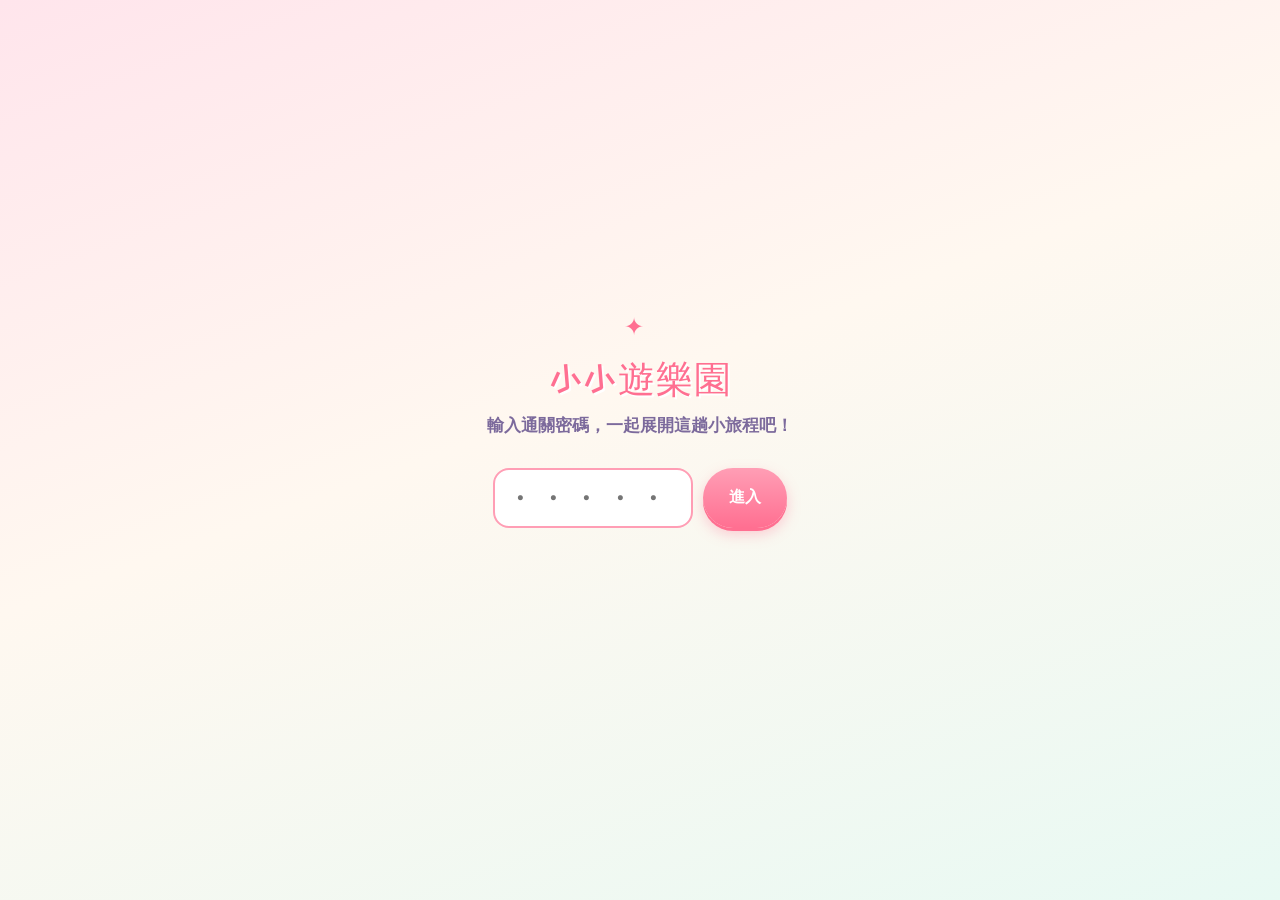
<file: index.html>
<!DOCTYPE html>
<html lang="zh-Hant">
<head>
  <meta charset="UTF-8" />
  <meta name="viewport" content="width=device-width, initial-scale=1.0, maximum-scale=1.0, user-scalable=no" />
  <title>小小遊樂園</title>
  <link rel="preconnect" href="https://fonts.googleapis.com" />
  <link rel="preconnect" href="https://fonts.gstatic.com" crossorigin />
  <link
    href="https://fonts.googleapis.com/css2?family=ZCOOL+KuaiLe&family=Baloo+2:wght@400;600;700&display=swap"
    rel="stylesheet"
  />
  <link rel="stylesheet" href="css/style.css" />
</head>
<body>
  <div id="app">
    <section id="screen-gate" class="screen active">
      <div class="ornament">&#10022;</div>
      <h1>小小遊樂園</h1>
      <p class="subtitle">輸入通關密碼，一起展開這趟小旅程吧！</p>
      <form id="code-form">
        <input
          id="code-input"
          type="text"
          inputmode="numeric"
          pattern="[0-9]*"
          maxlength="5"
          autocomplete="off"
          placeholder="• • • • •"
        />
        <button type="submit">進入</button>
      </form>
      <p id="code-error" class="error"></p>
    </section>

    <section id="screen-intro" class="screen">
      <div class="ornament">&#10022;</div>
      <h2 id="intro-title"></h2>
      <p id="intro-desc"></p>
      <button id="intro-start">開始</button>
    </section>

    <section id="screen-game" class="screen">
      <div id="hud">
        <span id="hud-title"></span>
        <span id="hud-score"></span>
      </div>
      <div class="canvas-wrap">
        <canvas id="game-canvas" width="480" height="640"></canvas>
        <div id="game-overlay" class="overlay hidden">
          <h2 id="overlay-title"></h2>
          <button id="overlay-retry">再試一次</button>
        </div>
      </div>
      <div id="touch-controls" class="touch-controls hidden">
        <button id="btn-left" class="ctrl-btn ctrl-btn-left" aria-label="往左走"></button>
        <button id="btn-jump" class="ctrl-btn ctrl-btn-jump" aria-label="跳躍">&#9650;</button>
        <button id="btn-strike" class="ctrl-btn ctrl-btn-strike" aria-label="攻擊">&#9876;</button>
        <button id="btn-right" class="ctrl-btn ctrl-btn-right" aria-label="往右走"></button>
      </div>
      <p id="game-instructions"></p>
    </section>

    <section id="screen-message" class="screen">
      <div class="ornament">&#10022;</div>
      <h2 id="message-heading"></h2>
      <p id="message-text"></p>
      <img id="message-photo" class="reveal-photo hidden" alt="" />
      <div id="message-photo-placeholder" class="reveal-photo-placeholder hidden">照片放這裡</div>
      <p id="message-note" class="reveal-note"></p>
      <p id="message-hint" class="hint"></p>
      <button id="message-continue">回去輸入密碼</button>
    </section>
  </div>

  <script src="js/config.js"></script>
  <script src="js/pixelart.js"></script>
  <script src="js/game-flappy.js"></script>
  <script src="js/game-straw.js"></script>
  <script src="js/game-mario.js"></script>
  <script src="js/game-balloon.js"></script>
  <script src="js/main.js"></script>
</body>
</html>
</file>
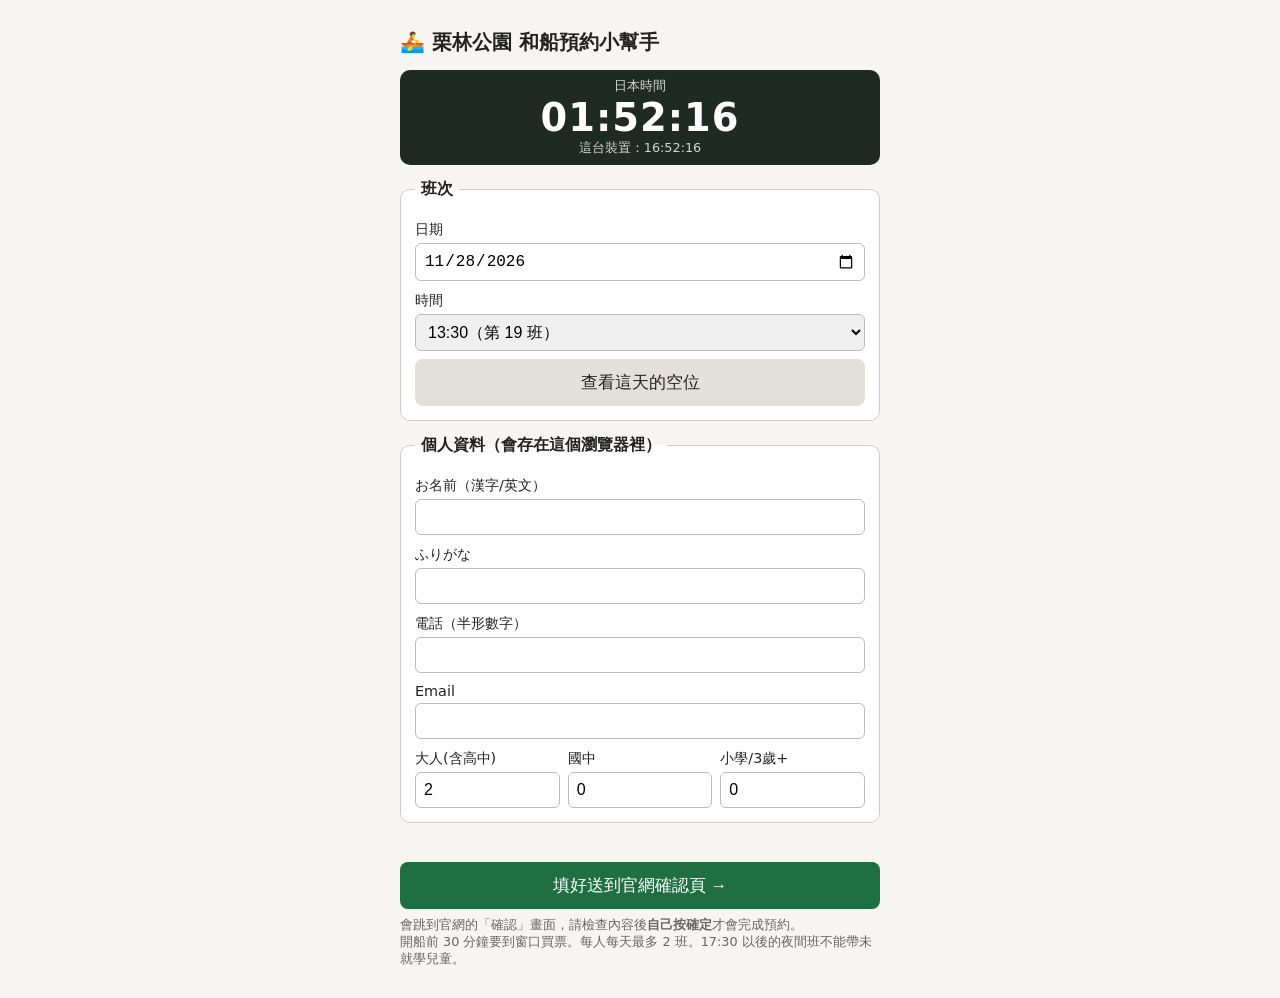
<file: wasen-booking.html>
<!DOCTYPE html>
<html lang="zh-Hant">
<head>
<meta charset="utf-8">
<meta name="viewport" content="width=device-width, initial-scale=1">
<title>栗林公園 和船預約小幫手</title>
<style>
  body { font-family: system-ui, sans-serif; max-width: 480px; margin: 0 auto; padding: 16px; background: #f6f5f1; color: #222; }
  h1 { font-size: 1.25rem; }
  fieldset { border: 1px solid #ccc; border-radius: 10px; margin: 0 0 14px; padding: 10px 14px 14px; background: #fff; }
  legend { font-weight: 600; padding: 0 6px; }
  label { display: block; margin-top: 10px; font-size: .9rem; }
  input, select { width: 100%; box-sizing: border-box; font-size: 1rem; padding: 8px; margin-top: 4px; border: 1px solid #bbb; border-radius: 6px; }
  .row { display: flex; gap: 8px; }
  .row > label { flex: 1; }
  button { width: 100%; font-size: 1.05rem; padding: 12px; border: 0; border-radius: 8px; margin-top: 8px; cursor: pointer; }
  .primary { background: #1f6f43; color: #fff; }
  .secondary { background: #e2e0d8; color: #222; }
  .note { font-size: .8rem; color: #666; margin-top: 8px; }
  #clock { position: sticky; top: 0; z-index: 1; text-align: center; background: #1f2a24; color: #fff; border-radius: 10px; padding: 8px; margin-bottom: 14px; }
  #jst { font-size: 2.4rem; font-weight: 700; font-variant-numeric: tabular-nums; letter-spacing: 1px; }
  .clock-label, .clock-sub { font-size: .8rem; opacity: .8; }
  #local { font-variant-numeric: tabular-nums; }
  #msg { color: #b00020; font-size: .9rem; min-height: 1.2em; }
</style>
</head>
<body>
<h1>🚣 栗林公園 和船預約小幫手</h1>

<div id="clock">
  <div class="clock-label">日本時間</div>
  <div id="jst">--:--:--</div>
  <div class="clock-sub">這台裝置：<span id="local">--:--:--</span></div>
</div>

<fieldset>
  <legend>班次</legend>
  <label>日期 <input type="date" id="date"></label>
  <label>時間 <select id="slot"></select></label>
  <button type="button" class="secondary" id="check">查看這天的空位</button>
</fieldset>

<fieldset>
  <legend>個人資料（會存在這個瀏覽器裡）</legend>
  <label>お名前（漢字/英文） <input id="name" autocomplete="name"></label>
  <label>ふりがな <input id="name_kana"></label>
  <label>電話（半形數字） <input id="tel" inputmode="tel" autocomplete="tel"></label>
  <label>Email <input id="email" type="email" autocomplete="email"></label>
  <div class="row">
    <label>大人(含高中) <input id="adult" type="number" min="0" value="2"></label>
    <label>國中 <input id="junior" type="number" min="0" value="0"></label>
    <label>小學/3歲+ <input id="child" type="number" min="0" value="0"></label>
  </div>
</fieldset>

<div id="msg"></div>
<button type="button" class="primary" id="go">填好送到官網確認頁 →</button>
<p class="note">
  會跳到官網的「確認」畫面，請檢查內容後<strong>自己按確定</strong>才會完成預約。<br>
  開船前 30 分鐘要到窗口買票。每人每天最多 2 班。17:30 以後的夜間班不能帶未就學兒童。
</p>

<!-- Real form posted to the official site. Shift_JIS because the site uses it. -->
<form id="real" method="post" action="https://www.cast.ne.jp/ritsurin/yoyaku.php" accept-charset="Shift_JIS" style="display:none">
  <input name="send" value="on">
  <input name="ydate"><input name="ybrd">
  <input name="name"><input name="name_kana"><input name="tel">
  <input name="email"><input name="email2">
  <input name="adult"><input name="junior"><input name="child">
  <input name="place_check" value="1">
</form>

<script>
const BASE = "https://www.cast.ne.jp/ritsurin/";
const FIELDS = ["name", "name_kana", "tel", "email", "adult", "junior", "child"];
const $ = id => document.getElementById(id);

// Boat numbers: day boats 1-31 run 09:00-16:30, night boats 41-51 run 17:30-20:00, every 15 min.
function addSlots(firstNo, startMin, count, sel) {
  for (let i = 0; i < count; i++) {
    const m = startMin + i * 15;
    const t = String(Math.floor(m / 60)).padStart(2, "0") + ":" + String(m % 60).padStart(2, "0");
    sel.add(new Option(`${t}（第 ${firstNo + i} 班）`, firstNo + i));
  }
}
addSlots(1, 9 * 60, 31, $("slot"));
addSlots(41, 17 * 60 + 30, 11, $("slot"));

// Restore saved data.
const saved = JSON.parse(localStorage.getItem("wasen") || "{}");
FIELDS.concat(["date", "slot"]).forEach(k => { if (saved[k] != null) $(k).value = saved[k]; });
if (!$("date").value) $("date").value = "2026-11-28";
if (!saved.slot) $("slot").value = "19";

function save() {
  const d = {};
  FIELDS.concat(["date", "slot"]).forEach(k => d[k] = $(k).value.trim());
  localStorage.setItem("wasen", JSON.stringify(d));
  return d;
}
document.querySelectorAll("input,select").forEach(el => el.addEventListener("change", save));

// Clock: Japan time (the booking site's clock) plus this device's local time.
const fmt = tz => new Intl.DateTimeFormat("en-GB", { hour: "2-digit", minute: "2-digit", second: "2-digit", hour12: false, timeZone: tz });
const jstFmt = fmt("Asia/Tokyo"), localFmt = fmt(undefined);
function tick() {
  const now = new Date();
  $("jst").textContent = jstFmt.format(now);
  $("local").textContent = localFmt.format(now);
  setTimeout(tick, 1000 - now.getMilliseconds());
}
tick();

const siteDate =() => $("date").value.replaceAll("-", "/");

$("check").onclick = () => {
  if (!$("date").value) return;
  window.open(BASE + "day.php?d=" + siteDate(), "_blank");
};

$("go").onclick = () => {
  const d = save();
  const missing = ["date", "name", "name_kana", "tel", "email"].filter(k => !d[k]);
  if (missing.length) { $("msg").textContent = "還有欄位沒填。"; return; }
  if ((+d.adult || 0) < 1) { $("msg").textContent = "至少要 1 位大人。"; return; }
  if (+d.slot >= 41 && (+d.child || 0) > 0) {
    if (!confirm("夜間班不能帶未就學兒童。小孩都是小學生嗎？")) return;
  }
  $("msg").textContent = "";
  const f = $("real");
  f.ydate.value = siteDate();
  f.ybrd.value = d.slot;
  ["name", "name_kana", "tel", "email", "adult", "junior", "child"].forEach(k => f[k].value = d[k] || "0");
  f.email2.value = d.email;
  f.submit();
};
</script>
</body>
</html>
</file>
<file: css/style.css>
:root {
  --navy: #7c6a9c;
  --navy-deep: #5a4b7a;
  --gold: #ffb17a;
  --gold-light: #ffd9a0;
  --rose: #ff9eb5;
  --rose-deep: #ff6f91;
  --cream: #fff6ef;
  --bg-1: #ffe5ec;
  --bg-2: #fff8f0;
  --bg-3: #e8f9f3;
}

* {
  box-sizing: border-box;
}

html,
body {
  margin: 0;
  padding: 0;
  height: 100%;
  background: linear-gradient(160deg, var(--bg-1) 0%, var(--bg-2) 45%, var(--bg-3) 100%);
  color: var(--navy-deep);
  font-family: "Baloo 2", "PingFang TC", "Microsoft JhengHei", sans-serif;
  overflow-x: hidden;
}

#app {
  min-height: 100vh;
  display: flex;
  align-items: center;
  justify-content: center;
  padding: 24px;
  opacity: 0;
  transition: opacity 0.25s ease;
}

#app.fonts-ready {
  opacity: 1;
}

.screen {
  display: none;
  flex-direction: column;
  align-items: center;
  text-align: center;
  max-width: 560px;
  width: 100%;
  animation: fadeIn 0.6s ease;
}

.screen.active {
  display: flex;
}

@keyframes fadeIn {
  from {
    opacity: 0;
    transform: translateY(8px);
  }
  to {
    opacity: 1;
    transform: translateY(0);
  }
}

@keyframes bob {
  0%,
  100% {
    transform: translateY(0) rotate(0deg);
  }
  50% {
    transform: translateY(-4px) rotate(8deg);
  }
}

.ornament {
  font-size: 1.5rem;
  color: var(--rose-deep);
  letter-spacing: 0.5em;
  margin-bottom: 8px;
  animation: bob 2.2s ease-in-out infinite;
  display: inline-block;
}

h1 {
  font-family: "ZCOOL KuaiLe", "Baloo 2", sans-serif;
  font-weight: 400;
  font-size: 2.3rem;
  color: var(--rose-deep);
  margin: 0 0 8px;
  letter-spacing: 0.02em;
  text-shadow: 2px 2px 0 #fff;
}

h2 {
  font-family: "ZCOOL KuaiLe", "Baloo 2", sans-serif;
  font-weight: 400;
  font-size: 1.7rem;
  color: var(--rose-deep);
  margin: 0 0 10px;
  text-shadow: 1.5px 1.5px 0 #fff;
}

.subtitle {
  color: var(--navy);
  margin: 0 0 28px;
  font-size: 1.05rem;
  font-weight: 600;
}

#code-form {
  display: flex;
  gap: 10px;
  margin-bottom: 12px;
}

#code-input {
  background: #ffffff;
  border: 2px solid var(--rose);
  color: var(--navy-deep);
  font-family: "Baloo 2", sans-serif;
  font-weight: 700;
  font-size: 1.4rem;
  letter-spacing: 0.5em;
  text-align: center;
  width: 200px;
  padding: 10px 14px;
  border-radius: 16px;
  outline: none;
}

#code-input:focus {
  box-shadow: 0 0 0 3px var(--gold-light);
  border-color: var(--rose-deep);
}

button {
  background: linear-gradient(180deg, var(--rose), var(--rose-deep));
  border: none;
  color: #ffffff;
  font-family: "Baloo 2", sans-serif;
  font-weight: 700;
  font-size: 1rem;
  padding: 10px 26px;
  border-radius: 999px;
  cursor: pointer;
  letter-spacing: 0.03em;
  box-shadow: 0 3px 0 var(--rose-deep), 0 6px 14px rgba(255, 111, 145, 0.35);
  transition: transform 0.15s ease, box-shadow 0.15s ease;
}

button:hover {
  transform: translateY(-2px) scale(1.03);
  box-shadow: 0 5px 0 var(--rose-deep), 0 8px 18px rgba(255, 111, 145, 0.4);
}

button:active {
  transform: translateY(1px) scale(0.98);
  box-shadow: 0 1px 0 var(--rose-deep), 0 3px 8px rgba(255, 111, 145, 0.35);
}

.error {
  color: var(--rose-deep);
  min-height: 1.2em;
  font-weight: 600;
}

.hint {
  color: rgba(90, 75, 122, 0.65);
  font-size: 0.9rem;
  margin-top: 18px;
}

.hint strong {
  color: var(--rose-deep);
  letter-spacing: 0.15em;
}

#screen-game {
  max-width: 520px;
}

#hud {
  width: 480px;
  max-width: 92vw;
  display: flex;
  justify-content: space-between;
  margin-bottom: 8px;
  color: var(--rose-deep);
  font-family: "Baloo 2", sans-serif;
  font-weight: 700;
  letter-spacing: 0.03em;
}

#game-canvas {
  border: 3px solid var(--rose);
  border-radius: 12px;
  background: var(--cream);
  image-rendering: pixelated;
  max-width: 92vw;
  height: auto;
  touch-action: none;
}

#game-instructions {
  color: rgba(90, 75, 122, 0.7);
  font-size: 0.9rem;
  margin-top: 10px;
}

.reveal-photo {
  display: block;
  width: 100%;
  max-width: 220px;
  aspect-ratio: 3 / 4;
  object-fit: cover;
  border-radius: 18px;
  border: 4px solid #ffffff;
  box-shadow: 0 6px 18px rgba(255, 111, 145, 0.28);
  margin: 4px 0 16px;
}

.reveal-photo.hidden {
  display: none;
}

.reveal-photo-placeholder {
  display: flex;
  align-items: center;
  justify-content: center;
  width: 100%;
  max-width: 220px;
  aspect-ratio: 3 / 4;
  border-radius: 18px;
  border: 3px dashed var(--rose);
  background: rgba(255, 255, 255, 0.5);
  color: rgba(90, 75, 122, 0.55);
  font-weight: 600;
  margin: 4px 0 16px;
}

.reveal-photo-placeholder.hidden {
  display: none;
}

.reveal-note {
  color: var(--navy-deep);
  line-height: 1.7;
  margin: 0 0 18px;
  font-size: 1.02rem;
}

.reveal-note:empty {
  display: none;
}

#message-hint:empty {
  display: none;
}

#message-text,
#intro-desc {
  color: var(--navy-deep);
  line-height: 1.6;
  margin: 0 0 22px;
}

.overlay {
  position: absolute;
  inset: 0;
  background: rgba(255, 248, 240, 0.92);
  display: flex;
  flex-direction: column;
  align-items: center;
  justify-content: center;
  gap: 14px;
  border-radius: 10px;
}

.overlay.hidden {
  display: none;
}

#screen-game {
  position: relative;
}

.canvas-wrap {
  position: relative;
  display: inline-block;
}

.touch-controls {
  display: flex;
  align-items: center;
  justify-content: center;
  gap: 14px;
  margin-top: 14px;
}

.touch-controls.hidden {
  display: none;
}

.ctrl-btn {
  width: 58px;
  height: 58px;
  border-radius: 50%;
  font-size: 1.4rem;
  display: flex;
  align-items: center;
  justify-content: center;
  padding: 0;
  user-select: none;
  -webkit-user-select: none;
  -webkit-touch-callout: none;
  touch-action: none;
  background: linear-gradient(180deg, var(--gold-light), var(--gold));
  box-shadow: 0 3px 0 #e8935c, 0 6px 12px rgba(232, 147, 92, 0.3);
}

.ctrl-btn-left::before,
.ctrl-btn-right::before {
  content: "";
  width: 0;
  height: 0;
  border-top: 10px solid transparent;
  border-bottom: 10px solid transparent;
}

.ctrl-btn-left::before {
  border-right: 14px solid var(--navy-deep);
  margin-right: -3px;
}

.ctrl-btn-right::before {
  border-left: 14px solid var(--navy-deep);
  margin-left: -3px;
}

.ctrl-btn-strike {
  width: 68px;
  height: 68px;
  font-size: 1.7rem;
  background: linear-gradient(180deg, var(--rose), var(--rose-deep));
  box-shadow: 0 3px 0 var(--rose-deep), 0 6px 12px rgba(255, 111, 145, 0.35);
}

.ctrl-btn-jump {
  background: linear-gradient(180deg, #e8f9f3, #b8f2e6);
  box-shadow: 0 3px 0 #7fd8c4, 0 6px 12px rgba(127, 216, 196, 0.35);
}

.ctrl-btn:active {
  transform: scale(0.94);
}

.ctrl-btn.hidden {
  display: none;
}
</file>
